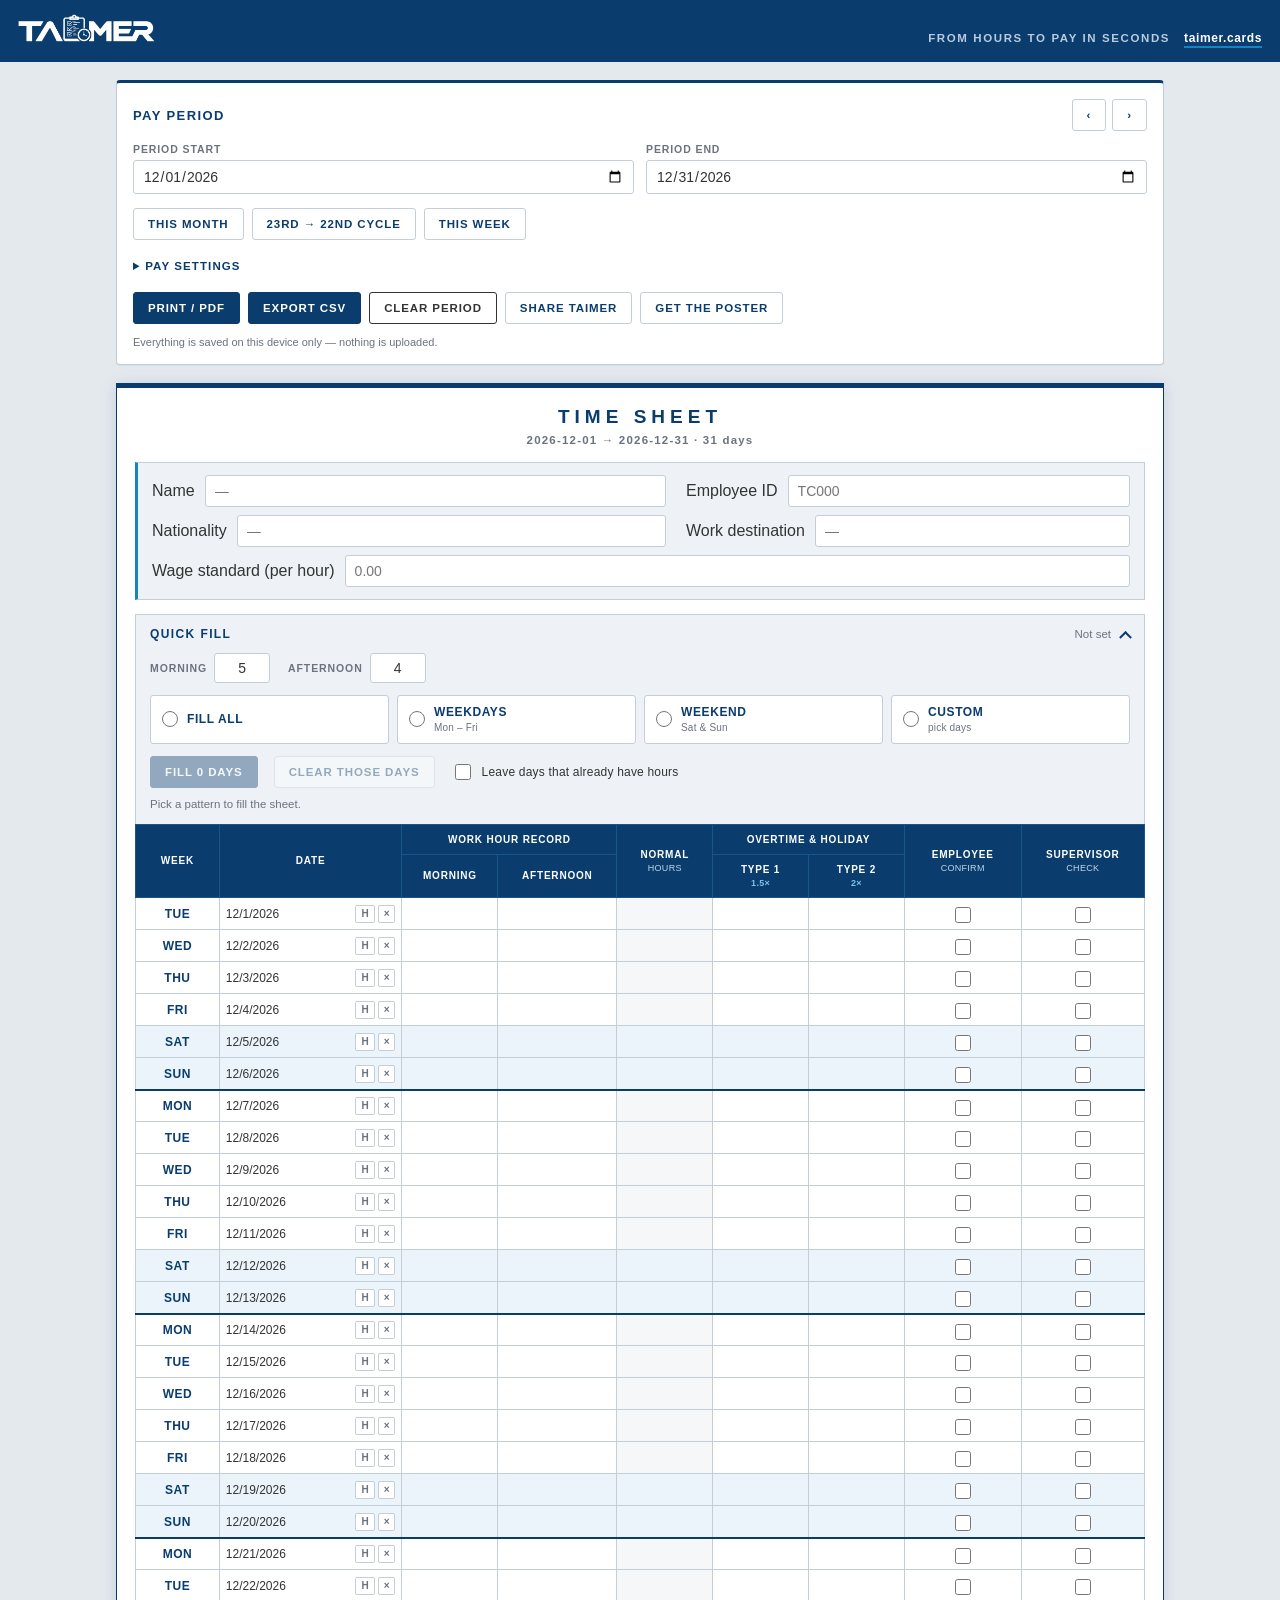
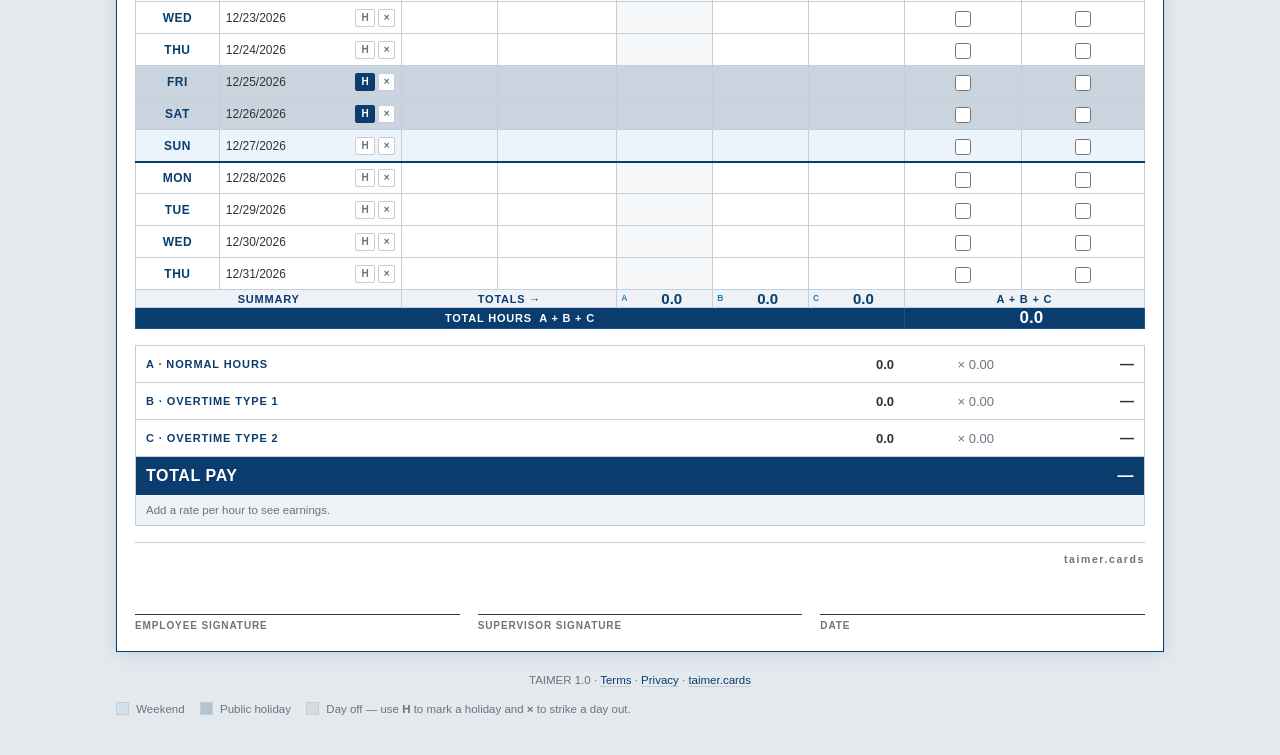
<file: index.html>
<!doctype html>
<html lang="en">
<head>
<meta charset="utf-8" />
<meta name="viewport" content="width=device-width, initial-scale=1" />
<title>TAIMER — Time Card &amp; Pay</title>
<meta name="description" content="TAIMER — from hours to pay in seconds. A paper-style employee time sheet that counts normal hours, overtime, weekends, leave and pay, and works offline." />
<link rel="canonical" href="https://taimer.cards/" />
<meta property="og:type" content="website" />
<meta property="og:site_name" content="TAIMER" />
<meta property="og:title" content="TAIMER — Time Card &amp; Pay" />
<meta property="og:description" content="From hours to pay in seconds. Fill a month in one tick and the sheet counts the overtime, the weekends and what you are owed. Works offline." />
<meta property="og:url" content="https://taimer.cards/" />
<meta property="og:image" content="https://taimer.cards/social-card.png" />
<meta property="og:image:width" content="1200" />
<meta property="og:image:height" content="630" />
<meta property="og:image:alt" content="TAIMER — from hours to pay in seconds" />
<meta name="twitter:card" content="summary_large_image" />
<meta name="twitter:title" content="TAIMER — Time Card &amp; Pay" />
<meta name="twitter:description" content="From hours to pay in seconds. Fill a month in one tick and the sheet counts the overtime, the weekends and what you are owed. Works offline." />
<meta name="twitter:image" content="https://taimer.cards/social-card.png" />
<link rel="icon" href="data:image/svg+xml,%3Csvg xmlns='http://www.w3.org/2000/svg' viewBox='0 0 32 32'%3E%3Crect width='32' height='32' rx='4' fill='%230A3C6E'/%3E%3Ctext x='16' y='23' font-family='Arial,Helvetica,sans-serif' font-size='18' font-weight='bold' fill='%231783C1' text-anchor='middle'%3ET%3C/text%3E%3C/svg%3E" />
<meta name="theme-color" content="#0a3c6e" />
<meta name="apple-mobile-web-app-capable" content="yes" />
<meta name="apple-mobile-web-app-status-bar-style" content="black-translucent" />
<meta name="apple-mobile-web-app-title" content="TAIMER" />
<link rel="manifest" href="manifest.webmanifest" />
<link rel="apple-touch-icon" href="icon-192.png" />
<link rel="stylesheet" href="styles.css" />
</head>
<body>

<header class="brand">
  <img class="brand-logo" src="logo.png" alt="TAIMER" width="1075" height="220" />
  <div class="brand-side">
    <span class="brand-tag">From hours to pay in seconds</span>
    <a class="brand-domain" href="https://taimer.cards/">taimer.cards</a>
    <button type="button" class="hamburger no-print" id="menuBtn"
            aria-label="Menu" aria-expanded="false" aria-controls="actionMenu">
      <span></span><span></span><span></span>
    </button>
  </div>
</header>

<main class="wrap">

  <!-- ─────────────── controls ─────────────── -->
  <section class="panel controls no-print">
    <div class="panel-head">
      <h2>Pay period</h2>
      <div class="period-jump">
        <button type="button" class="btn ghost" id="prevPeriod" title="Previous period">‹</button>
        <button type="button" class="btn ghost" id="nextPeriod" title="Next period">›</button>
      </div>
    </div>

    <div class="grid period">
      <label class="field">
        <span>Period start</span>
        <input type="date" id="periodStart" />
      </label>
      <label class="field">
        <span>Period end</span>
        <input type="date" id="periodEnd" />
      </label>
    </div>

    <div class="quick">
      <button type="button" class="btn ghost" data-preset="month">This month</button>
      <button type="button" class="btn ghost" data-preset="cycle">23rd → 22nd cycle</button>
      <button type="button" class="btn ghost" data-preset="week">This week</button>
    </div>

    <details class="settings">
      <summary>Pay settings</summary>
      <div class="grid">
        <label class="field">
          <span>Currency</span>
          <input type="text" id="currency" maxlength="6" placeholder="BWP" />
        </label>
        <label class="field">
          <span>Rate per hour</span>
          <input type="text" inputmode="decimal" id="rate" placeholder="0.00" />
        </label>
        <label class="field">
          <span>Standard day (hours)</span>
          <input type="text" inputmode="decimal" id="standardDay" placeholder="9" />
        </label>
        <label class="field">
          <span>Type 1 multiplier</span>
          <input type="text" inputmode="decimal" id="ot1Mult" placeholder="1.5" />
        </label>
        <label class="field">
          <span>Type 2 multiplier</span>
          <input type="text" inputmode="decimal" id="ot2Mult" placeholder="2" />
        </label>
      </div>
      <label class="check">
        <input type="checkbox" id="weekendIsOt2" />
        <span>Saturday, Sunday &amp; public-holiday hours count as Type 2</span>
      </label>
      <label class="check">
        <input type="checkbox" id="autoHolidays" />
        <span>Mark Botswana public holidays automatically</span>
      </label>

      <div class="opt-group">
        <h3>Paid every period</h3>

        <label class="check opt"><input type="checkbox" id="taxOn" /><span>Tax deduction</span></label>
        <div class="opt-fields" id="taxFields" hidden>
          <span class="qf-label">Tax method</span>
          <div class="method">
            <label class="tick"><input type="radio" name="taxMethod" value="flat" /><span>Flat rate<small>a rate you type</small></span></label>
            <label class="tick"><input type="radio" name="taxMethod" value="paye" /><span>PAYE bands<small>progressive</small></span></label>
          </div>

          <div id="flatFields">
            <div class="grid">
              <label class="field">
                <span>Tax rate %</span>
                <input type="text" inputmode="decimal" id="taxRate" placeholder="0" />
              </label>
              <label class="field">
                <span>Tax-free per period</span>
                <input type="text" inputmode="decimal" id="taxFree" placeholder="0.00" />
              </label>
            </div>
            <p class="opt-note">Earnings above the tax-free amount are taxed at this rate.</p>
          </div>

          <div id="payeFields" hidden>
            <label class="field">
              <span>Tax each pay period as</span>
              <select id="payeBasis">
                <option value="monthly">A month — a twelfth of the yearly bands</option>
                <option value="annual">A year — the full yearly bands</option>
              </select>
            </label>

            <table class="bands" id="payeTable">
              <thead>
                <tr>
                  <th id="bandScaleLbl">Income above · per month</th>
                  <th>Tax to that point</th>
                  <th>Rate above it</th>
                  <th></th>
                </tr>
              </thead>
              <tbody id="payeRows"></tbody>
            </table>

            <div class="band-actions">
              <button type="button" class="btn ghost" id="addBand">Add band</button>
              <button type="button" class="btn ghost" id="resetBands">Reset table</button>
            </div>

            <p class="opt-note warn" id="payeWarn">
              <b>Check these against BURS before you rely on them.</b> They are the rates
              published for resident individuals before Botswana's tax statutes changed on
              1 July 2026, and reports of the new table disagree with each other. Every figure
              here is editable — correct a threshold or a rate and the sheet follows.
            </p>
          </div>
        </div>
      </div>

        <label class="check opt"><input type="checkbox" id="allowOn" /><span>Allowance</span></label>
        <div class="opt-fields" id="allowFields" hidden>
          <div class="grid">
            <label class="field">
              <span>Amount per period</span>
              <input type="text" inputmode="decimal" id="allowFixed" placeholder="0.00" />
            </label>
            <label class="field">
              <span>Amount per day worked</span>
              <input type="text" inputmode="decimal" id="allowPerDay" placeholder="0.00" />
            </label>
          </div>
          <label class="check">
            <input type="checkbox" id="allowTaxed" />
            <span>Counts as taxable pay</span>
          </label>
          <p class="opt-note">Housing, transport, a site allowance — whatever is paid on top of the
          hours. Fill one field or both: a flat amount for the period, an amount for each day
          worked, or the two together.</p>
        </div>
      </div>

      <div class="opt-group">
        <h3>Paid yearly or on leaving</h3>

        <div class="win-block">
          <span class="qf-label">Service period — used by all three below</span>
          <label class="field win-field">
            <span>Dates of service — not the pay period above</span>
            <select id="benefitWindow">
              <option value="custom">Dates of service (set below)</option>
              <option value="period">Same as this pay period</option>
              <option value="ytd">Year to date</option>
              <option value="12m">Last 12 months</option>
              <option value="all">First to last day on record</option>
            </select>
          </label>
          <div class="grid" id="benefitCustom" hidden>
            <label class="field">
              <span>Started work</span>
              <input type="date" id="benefitFrom" />
            </label>
            <label class="field">
              <span>Last day</span>
              <input type="date" id="benefitTo" />
            </label>
          </div>
          <p class="opt-note">Leave and severance count every month between these dates — they do not
          depend on which hours were captured on the time sheet. Only the grant's percentage uses what
          this sheet recorded.</p>
        </div>

        <label class="check opt"><input type="checkbox" id="leaveOn" /><span>Leave days</span></label>
        <div class="opt-fields" id="leaveFields" hidden>
          <div class="grid">
            <label class="field">
              <span>Days earned per month</span>
              <input type="text" inputmode="decimal" id="leaveDays" placeholder="1.25" />
            </label>
          </div>
          <p class="opt-note">Botswana's minimum is 15 working days a year — 1.25 a month,
          counted over the service period above.</p>
        </div>

        <label class="check opt"><input type="checkbox" id="sevOn" /><span>Severance pay</span></label>
        <div class="opt-fields" id="sevFields" hidden>
          <div class="grid">
            <label class="field">
              <span>Days per month · first 5 years</span>
              <input type="text" inputmode="decimal" id="sevDays1" placeholder="1" />
            </label>
            <label class="field">
              <span>Days per month · after 5 years</span>
              <input type="text" inputmode="decimal" id="sevDays2" placeholder="2" />
            </label>
          </div>
          <p class="opt-note">Botswana's severance benefit is one day's basic pay for each month of
          the first 60, and two days a month after that — counted over the service period above.</p>
        </div>

        <label class="check opt"><input type="checkbox" id="grantOn" /><span>Grant / gratuity</span></label>
        <div class="opt-fields" id="grantFields" hidden>
          <div class="grid">
            <label class="field">
              <span>% of earnings</span>
              <input type="text" inputmode="decimal" id="grantPct" placeholder="0" />
            </label>
            <label class="field">
              <span>Fixed amount per month</span>
              <input type="text" inputmode="decimal" id="grantFixed" placeholder="0.00" />
            </label>
          </div>
        </div>


      </div>
      <div class="opt-group">
        <h3>Your copy</h3>
        <p class="plan-line">
          Plan <b id="planName">Free</b> · copy <b id="installId">—</b> ·
          <span id="usageLine">—</span>
        </p>
        <div class="grid">
          <label class="field">
            <span>Licence key</span>
            <input type="text" id="licenceKey" placeholder="Not needed yet" autocomplete="off" />
          </label>
        </div>
        <div class="band-actions">
          <button type="button" class="btn ghost" id="licenceApply">Apply key</button>
        </div>
        <p class="opt-note" id="licenceNote">Every feature is free at the moment. This is here so a key
        can be entered later without moving your sheet anywhere.</p>
      </div>
    </details>

    <div class="actions" id="actionMenu">
      <button type="button" class="btn" id="printBtn">Print / PDF</button>
      <button type="button" class="btn" id="csvBtn">Export CSV</button>
      <button type="button" class="btn danger" id="clearBtn">Clear period</button>
      <button type="button" class="btn ghost" id="shareBtn">Share TAIMER</button>
      <a class="btn ghost" id="posterBtn" href="share-card.png" download="taimer-poster.png"
         title="A poster with the QR code, to print or pass on">Get the poster</a>
    </div>
    <p class="hint">Everything is saved on this device only — nothing is uploaded. <span id="offlineNote"></span></p>
  </section>

  <!-- ─────────────── the sheet ─────────────── -->
  <section class="sheet-outer">
    <div class="sheet" id="sheet">

      <div class="sheet-title">
        <h1>TIME SHEET</h1>
        <div class="sheet-sub" id="sheetSub">—</div>
      </div>

      <div class="id-block">
        <div class="id-row">
          <label class="id-field"><span>Name</span><input type="text" id="empName" placeholder="—" /></label>
          <label class="id-field short"><span>Employee ID</span><input type="text" id="empId" placeholder="TC000" /></label>
        </div>
        <div class="id-row">
          <label class="id-field"><span>Nationality</span><input type="text" id="empNationality" placeholder="—" /></label>
          <label class="id-field short"><span>Work destination</span><input type="text" id="workDest" placeholder="—" /></label>
        </div>
        <div class="id-row">
          <label class="id-field"><span>Wage standard (per hour)</span><input type="text" inputmode="decimal" id="rateMirror" placeholder="0.00" /></label>
        </div>
      </div>

      <details class="quickfill no-print" id="quickFill">
        <summary class="qf-summary">
          <span class="qf-title">Quick fill</span>
          <span class="qf-state" id="qfState">Not set</span>
          <span class="qf-chevron" aria-hidden="true"></span>
        </summary>

        <div class="qf-body">
          <div class="qf-head">
            <label class="qf-hrs"><span>Morning</span><input type="text" inputmode="decimal" id="fillAm" /></label>
            <label class="qf-hrs"><span>Afternoon</span><input type="text" inputmode="decimal" id="fillPm" /></label>
          </div>

          <div class="qf-modes">
            <label class="tick"><input type="radio" name="fillMode" value="all" /><span>Fill all</span></label>
            <label class="tick"><input type="radio" name="fillMode" value="weekdays" /><span>Weekdays<small>Mon – Fri</small></span></label>
            <label class="tick"><input type="radio" name="fillMode" value="weekend" /><span>Weekend<small>Sat &amp; Sun</small></span></label>
            <label class="tick"><input type="radio" name="fillMode" value="custom" /><span>Custom<small>pick days</small></span></label>
          </div>

          <div class="qf-custom" id="qfCustom" hidden>
            <span class="qf-label">Days to fill</span>
            <div class="qf-days" id="qfDays"></div>
          </div>

          <div class="qf-actions">
            <button type="button" class="btn" id="fillBtn">Fill <span id="fillCount">0</span> days</button>
            <button type="button" class="btn ghost" id="fillClearBtn">Clear those days</button>
            <label class="check"><input type="checkbox" id="fillKeep" /><span>Leave days that already have hours</span></label>
          </div>

          <p class="qf-note" id="qfNote">Pick a pattern to fill the sheet.</p>
        </div>
      </details>

      <div class="table-scroll">
        <table class="card" id="cardTable">
          <colgroup>
            <col class="c-week" /><col class="c-date" />
            <col class="c-hr" /><col class="c-hr" />
            <col class="c-hr" />
            <col class="c-hr" /><col class="c-hr" />
            <col class="c-sig" /><col class="c-sig" />
          </colgroup>
          <thead>
            <tr>
              <th rowspan="2">Week</th>
              <th rowspan="2">Date</th>
              <th colspan="2">Work hour record</th>
              <th rowspan="2">Normal<br /><small>hours</small></th>
              <th colspan="2">Overtime &amp; holiday</th>
              <th rowspan="2">Employee<br /><small>confirm</small></th>
              <th rowspan="2">Supervisor<br /><small>check</small></th>
            </tr>
            <tr>
              <th>Morning</th>
              <th>Afternoon</th>
              <th>Type 1<br /><small class="mult" id="hdrOt1">1.5×</small></th>
              <th>Type 2<br /><small class="mult" id="hdrOt2">2×</small></th>
            </tr>
          </thead>
          <tbody id="cardBody"></tbody>
          <tfoot>
            <tr class="summary">
              <th colspan="2">Summary</th>
              <td colspan="2" class="lbl">Totals &rarr;</td>
              <td class="num" id="totA">0.0<small>A</small></td>
              <td class="num" id="totB">0.0<small>B</small></td>
              <td class="num" id="totC">0.0<small>C</small></td>
              <td colspan="2" class="lbl">A + B + C</td>
            </tr>
            <tr class="grand">
              <th colspan="7">Total hours &nbsp;A + B + C</th>
              <td class="num" colspan="2" id="totAll">0.0</td>
            </tr>
          </tfoot>
        </table>
      </div>

      <p class="scroll-hint no-print">Swipe the sheet sideways for overtime &amp; signatures &rarr;</p>

      <div class="pay-block">
        <table class="pay">
          <tbody>
            <tr>
              <th>A · Normal hours</th>
              <td class="num" id="payAHrs">0.0</td>
              <td class="rate" id="payARate">× 0.00</td>
              <td class="num money" id="payA">—</td>
            </tr>
            <tr>
              <th>B · Overtime type 1</th>
              <td class="num" id="payBHrs">0.0</td>
              <td class="rate" id="payBRate">× 0.00</td>
              <td class="num money" id="payB">—</td>
            </tr>
            <tr>
              <th>C · Overtime type 2</th>
              <td class="num" id="payCHrs">0.0</td>
              <td class="rate" id="payCRate">× 0.00</td>
              <td class="num money" id="payC">—</td>
            </tr>
            <tr id="allowRow" hidden>
              <th>Allowance</th>
              <td class="num" id="allowQty">—</td>
              <td class="rate" id="allowRate">—</td>
              <td class="num money" id="allowPay">—</td>
            </tr>
            <tr class="total">
              <th colspan="3">Total pay</th>
              <td class="num money" id="payTotal">—</td>
            </tr>
            <tr class="deduct" id="taxRow" hidden>
              <th colspan="2">Less tax</th>
              <td class="rate" id="taxRateLbl">—</td>
              <td class="num money" id="payTax">—</td>
            </tr>
            <tr class="total net" id="netRow" hidden>
              <th colspan="3">Net pay</th>
              <td class="num money" id="payNet">—</td>
            </tr>
          </tbody>
        </table>
        <p class="pay-note" id="payNote">Add a rate per hour to see earnings.</p>
      </div>

      <div class="pay-block benefits" id="benefitBlock" hidden>
        <table class="pay">
          <thead>
            <tr>
              <th colspan="4" class="benefit-head">
                Paid yearly or on leaving
                <small id="benefitWindowLbl">—</small>
              </th>
            </tr>
          </thead>
          <tbody>
            <tr id="leaveRow" hidden>
              <th>Leave pay</th>
              <td class="num" id="leaveQty">0.0</td>
              <td class="rate" id="leaveRate">—</td>
              <td class="num money" id="leavePay">—</td>
            </tr>
            <tr id="sevRow" hidden>
              <th>Severance pay</th>
              <td class="num" id="sevQty">0.0</td>
              <td class="rate" id="sevRate">—</td>
              <td class="num money" id="sevPay">—</td>
            </tr>
            <tr id="grantRow" hidden>
              <th>Grant / gratuity</th>
              <td class="num" id="grantQty">—</td>
              <td class="rate" id="grantRate">—</td>
              <td class="num money" id="grantPay">—</td>
            </tr>
            <tr class="total">
              <th colspan="3">Total due on leaving</th>
              <td class="num money" id="benefitTotal">—</td>
            </tr>
          </tbody>
        </table>
        <p class="pay-note" id="benefitNote">—</p>
      </div>

      <div class="sheet-foot">taimer.cards</div>

      <div class="sign-block">
        <div class="sign"><span class="line"></span><small>Employee signature</small></div>
        <div class="sign"><span class="line"></span><small>Supervisor signature</small></div>
        <div class="sign"><span class="line"></span><small>Date</small></div>
      </div>

    </div>
  </section>

  <p class="site-foot no-print">
    TAIMER <span id="appVersion">1.0</span> ·
    <a href="terms.html">Terms</a> ·
    <a href="privacy.html">Privacy</a> ·
    <a href="https://taimer.cards/">taimer.cards</a>
  </p>

  <p class="legend no-print">
    <span class="key rest"></span> Weekend
    <span class="key hol"></span> Public holiday
    <span class="key off"></span> Day off
    — use <b>H</b> to mark a holiday and <b>×</b> to strike a day out.
  </p>

</main>

<script src="app.js"></script>
</body>
</html>
</file>
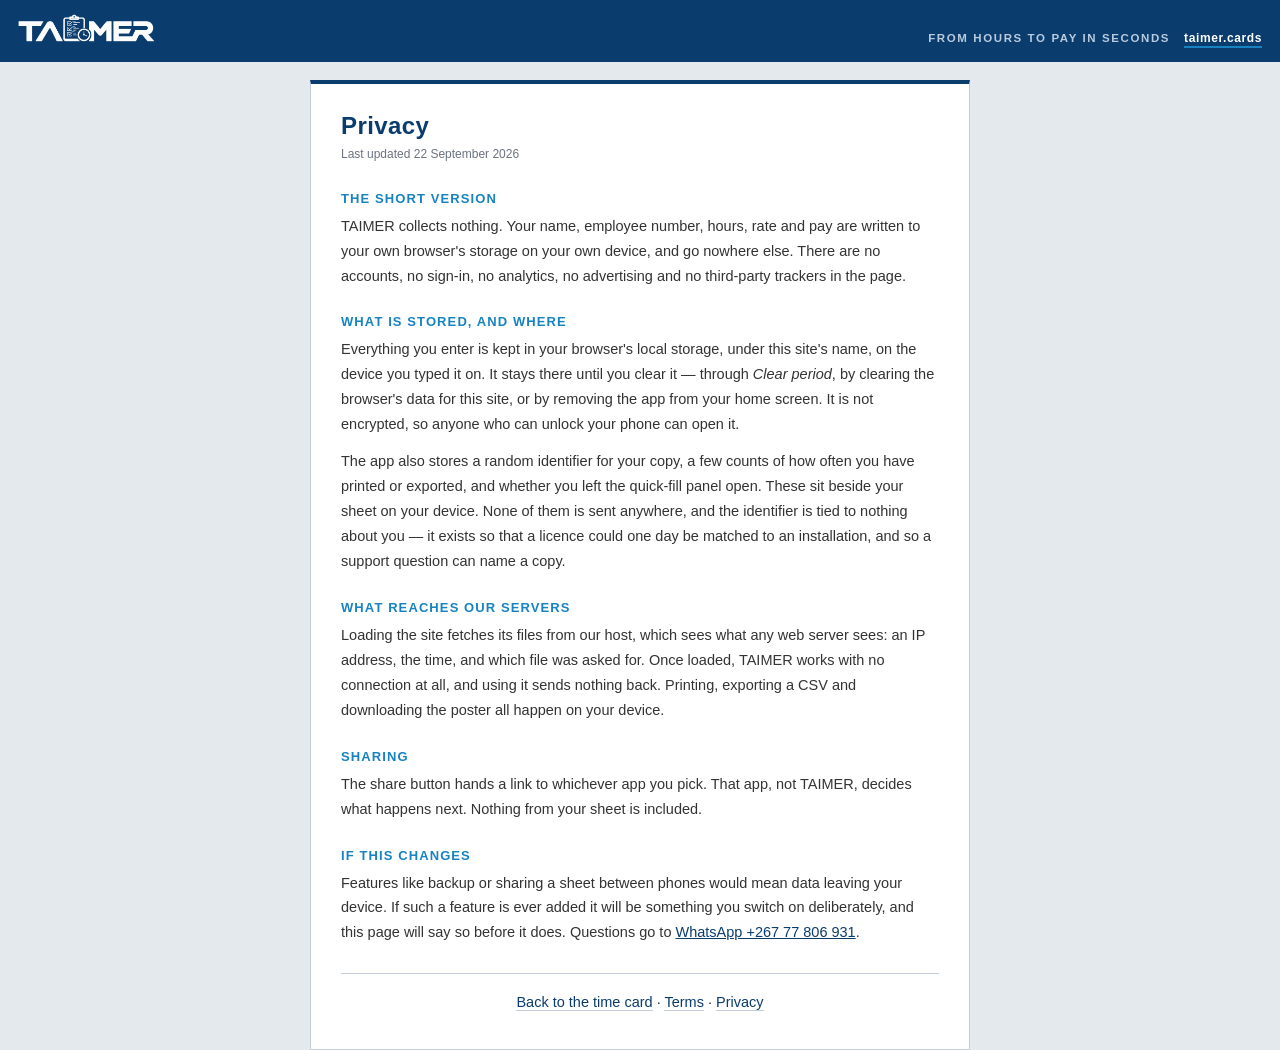
<file: privacy.html>
<!doctype html>
<html lang="en">
<head>
<meta charset="utf-8" />
<meta name="viewport" content="width=device-width, initial-scale=1" />
<title>Privacy — TAIMER</title>
<meta name="description" content="What TAIMER does with your information: it keeps it on your device." />
<meta name="theme-color" content="#0a3c6e" />
<link rel="icon" href="icon-192.png" />
<link rel="stylesheet" href="styles.css" />
</head>
<body>

<header class="brand">
  <img class="brand-logo" src="logo.png" alt="TAIMER" width="1075" height="220" />
  <div class="brand-side">
    <span class="brand-tag">From hours to pay in seconds</span>
    <a class="brand-domain" href="https://taimer.cards/">taimer.cards</a>
  </div>
</header>

<main class="wrap prose">
  <h1>Privacy</h1>
  <p class="updated">Last updated 22 September 2026</p>

  <h2>The short version</h2>
  <p>TAIMER collects nothing. Your name, employee number, hours, rate and pay are written to
  your own browser's storage on your own device, and go nowhere else. There are no accounts, no
  sign-in, no analytics, no advertising and no third-party trackers in the page.</p>

  <h2>What is stored, and where</h2>
  <p>Everything you enter is kept in your browser's local storage, under this site's name, on
  the device you typed it on. It stays there until you clear it — through <em>Clear period</em>,
  by clearing the browser's data for this site, or by removing the app from your home screen.
  It is not encrypted, so anyone who can unlock your phone can open it.</p>

  <p>The app also stores a random identifier for your copy, a few counts of how often you have
  printed or exported, and whether you left the quick-fill panel open. These sit beside your
  sheet on your device. None of them is sent anywhere, and the identifier is tied to nothing
  about you — it exists so that a licence could one day be matched to an installation, and so a
  support question can name a copy.</p>

  <h2>What reaches our servers</h2>
  <p>Loading the site fetches its files from our host, which sees what any web server sees: an
  IP address, the time, and which file was asked for. Once loaded, TAIMER works with no
  connection at all, and using it sends nothing back. Printing, exporting a CSV and downloading
  the poster all happen on your device.</p>

  <h2>Sharing</h2>
  <p>The share button hands a link to whichever app you pick. That app, not TAIMER, decides what
  happens next. Nothing from your sheet is included.</p>

  <h2>If this changes</h2>
  <p>Features like backup or sharing a sheet between phones would mean data leaving your device.
  If such a feature is ever added it will be something you switch on deliberately, and this page
  will say so before it does. Questions go to
  <a href="https://wa.me/26777806931">WhatsApp +267 77 806 931</a>.</p>

  <p class="site-foot">
    <a href="/">Back to the time card</a> ·
    <a href="terms.html">Terms</a> ·
    <a href="privacy.html">Privacy</a>
  </p>
</main>

</body>
</html>
</file>
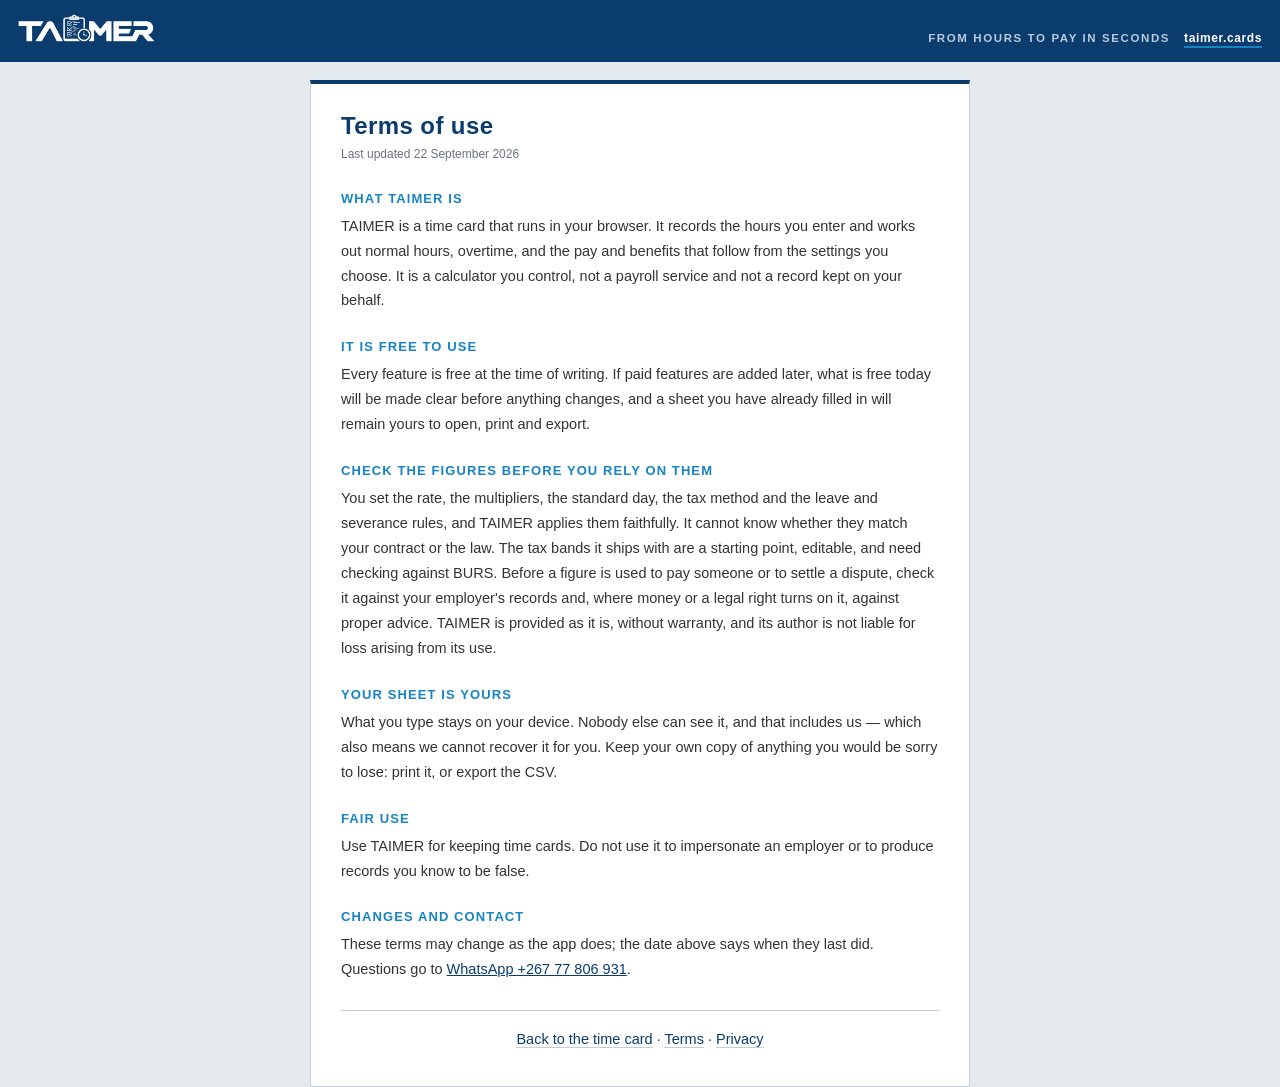
<file: terms.html>
<!doctype html>
<html lang="en">
<head>
<meta charset="utf-8" />
<meta name="viewport" content="width=device-width, initial-scale=1" />
<title>Terms — TAIMER</title>
<meta name="description" content="The terms of use for TAIMER." />
<meta name="theme-color" content="#0a3c6e" />
<link rel="icon" href="icon-192.png" />
<link rel="stylesheet" href="styles.css" />
</head>
<body>

<header class="brand">
  <img class="brand-logo" src="logo.png" alt="TAIMER" width="1075" height="220" />
  <div class="brand-side">
    <span class="brand-tag">From hours to pay in seconds</span>
    <a class="brand-domain" href="https://taimer.cards/">taimer.cards</a>
  </div>
</header>

<main class="wrap prose">
  <h1>Terms of use</h1>
  <p class="updated">Last updated 22 September 2026</p>

  <h2>What TAIMER is</h2>
  <p>TAIMER is a time card that runs in your browser. It records the hours you enter and works
  out normal hours, overtime, and the pay and benefits that follow from the settings you choose.
  It is a calculator you control, not a payroll service and not a record kept on your behalf.</p>

  <h2>It is free to use</h2>
  <p>Every feature is free at the time of writing. If paid features are added later, what is
  free today will be made clear before anything changes, and a sheet you have already filled in
  will remain yours to open, print and export.</p>

  <h2>Check the figures before you rely on them</h2>
  <p>You set the rate, the multipliers, the standard day, the tax method and the leave and
  severance rules, and TAIMER applies them faithfully. It cannot know whether they match your
  contract or the law. The tax bands it ships with are a starting point, editable, and need
  checking against BURS. Before a figure is used to pay someone or to settle a dispute, check it
  against your employer's records and, where money or a legal right turns on it, against proper
  advice. TAIMER is provided as it is, without warranty, and its author is not liable for loss
  arising from its use.</p>

  <h2>Your sheet is yours</h2>
  <p>What you type stays on your device. Nobody else can see it, and that includes us — which
  also means we cannot recover it for you. Keep your own copy of anything you would be sorry to
  lose: print it, or export the CSV.</p>

  <h2>Fair use</h2>
  <p>Use TAIMER for keeping time cards. Do not use it to impersonate an employer or to produce
  records you know to be false.</p>

  <h2>Changes and contact</h2>
  <p>These terms may change as the app does; the date above says when they last did. Questions go to <a href="https://wa.me/26777806931">WhatsApp +267 77 806 931</a>.</p>

  <p class="site-foot">
    <a href="/">Back to the time card</a> ·
    <a href="terms.html">Terms</a> ·
    <a href="privacy.html">Privacy</a>
  </p>
</main>

</body>
</html>
</file>
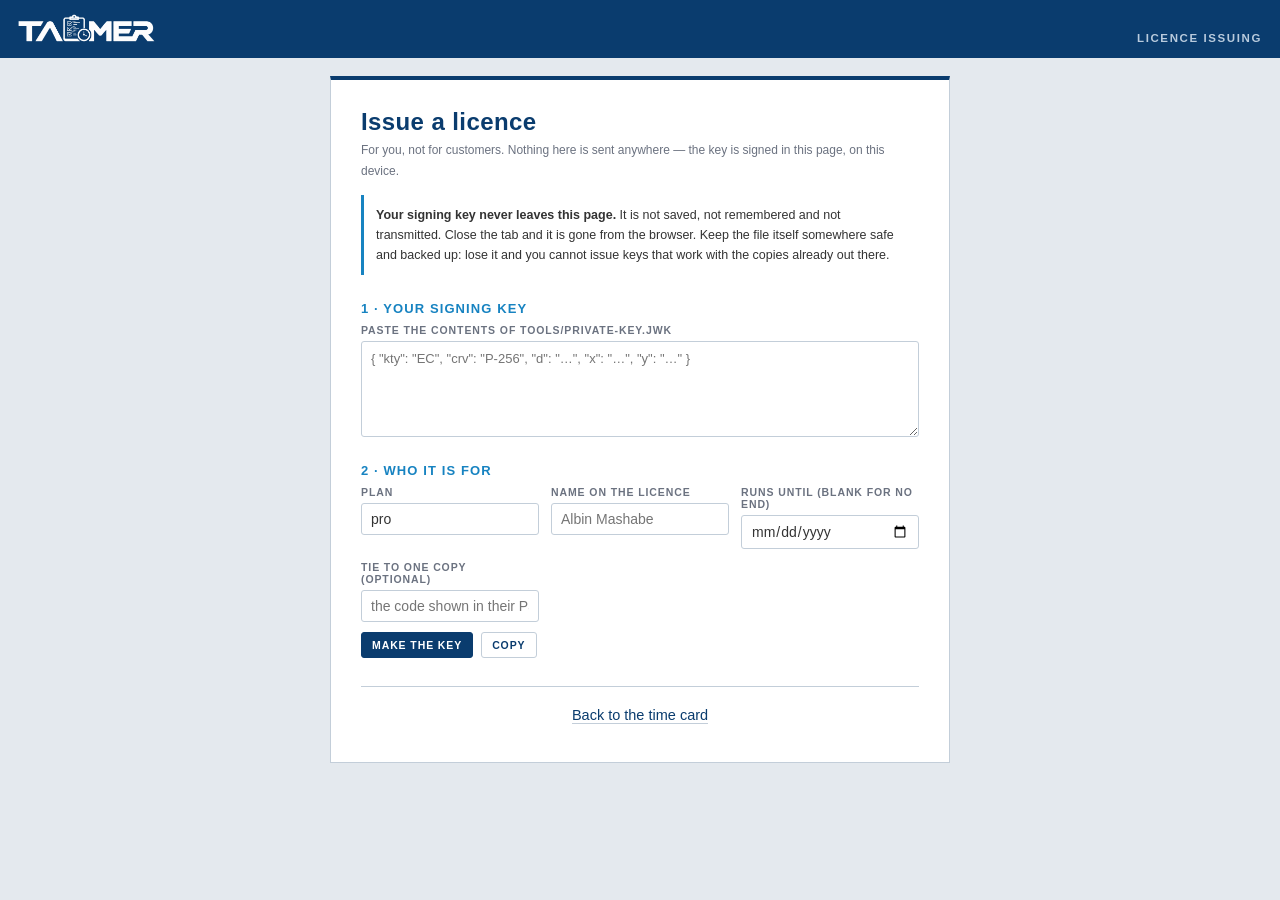
<file: tools/issue.html>
<!doctype html>
<html lang="en">
<head>
<meta charset="utf-8" />
<meta name="viewport" content="width=device-width, initial-scale=1" />
<title>Issue a licence — TAIMER</title>
<meta name="robots" content="noindex" />
<meta name="theme-color" content="#0a3c6e" />
<link rel="stylesheet" href="../styles.css" />
<style>
  .issuer { max-width: 620px; }
  .issuer textarea {
    width: 100%; min-height: 96px; font-family: var(--sans); font-size: 13px;
    border: 1px solid var(--rule); border-radius: 3px; padding: 9px; resize: vertical;
  }
  .out {
    margin-top: 14px; padding: 12px; background: var(--navy); color: #fff;
    border-radius: 3px; font-size: 13px; word-break: break-all; line-height: 1.6; display: none;
  }
  .out.show { display: block; }
  .warn-box { border-left: 3px solid var(--accent); background: #fff; padding: 10px 12px; margin: 14px 0; font-size: 12.5px; line-height: 1.6; }
</style>
</head>
<body>

<header class="brand">
  <img class="brand-logo" src="../logo.png" alt="TAIMER" width="1075" height="220" />
  <div class="brand-side"><span class="brand-tag">Licence issuing</span></div>
</header>

<main class="wrap prose issuer">
  <h1>Issue a licence</h1>
  <p class="updated">For you, not for customers. Nothing here is sent anywhere — the key is signed in this
  page, on this device.</p>

  <div class="warn-box">
    <b>Your signing key never leaves this page.</b> It is not saved, not remembered and not transmitted.
    Close the tab and it is gone from the browser. Keep the file itself somewhere safe and backed up:
    lose it and you cannot issue keys that work with the copies already out there.
  </div>

  <h2>1 · Your signing key</h2>
  <label class="field">
    <span>Paste the contents of tools/private-key.jwk</span>
    <textarea id="priv" placeholder='{ "kty": "EC", "crv": "P-256", "d": "…", "x": "…", "y": "…" }'></textarea>
  </label>

  <h2>2 · Who it is for</h2>
  <div class="grid">
    <label class="field"><span>Plan</span>
      <input type="text" id="plan" value="pro" />
    </label>
    <label class="field"><span>Name on the licence</span>
      <input type="text" id="name" placeholder="Albin Mashabe" />
    </label>
    <label class="field"><span>Runs until (blank for no end)</span>
      <input type="date" id="expires" />
    </label>
    <label class="field"><span>Tie to one copy (optional)</span>
      <input type="text" id="copy" placeholder="the code shown in their Pay settings" />
    </label>
  </div>

  <div class="band-actions">
    <button type="button" class="btn" id="make">Make the key</button>
    <button type="button" class="btn ghost" id="copyBtn">Copy</button>
  </div>

  <div class="out" id="out"></div>

  <p class="site-foot"><a href="../index.html">Back to the time card</a></p>
</main>

<script>
(function () {
  var ALGO = { name: 'ECDSA', namedCurve: 'P-256' };
  var SIGN = { name: 'ECDSA', hash: 'SHA-256' };
  var out = document.getElementById('out');

  function b64url(buf) {
    var bin = '';
    new Uint8Array(buf).forEach(function (b) { bin += String.fromCharCode(b); });
    return btoa(bin).replace(/\+/g, '-').replace(/\//g, '_').replace(/=+$/, '');
  }

  function say(text, ok) {
    out.textContent = text;
    out.style.background = ok ? '#0a3c6e' : '#333333';
    out.className = 'out show';
  }

  document.getElementById('make').addEventListener('click', function () {
    var jwk;
    try {
      jwk = JSON.parse(document.getElementById('priv').value);
    } catch (err) {
      return say('That is not the key file — paste everything from the opening brace to the closing one.', false);
    }
    if (!jwk.d) return say('That looks like the public half. The signing key has a "d" in it.', false);

    var claim = {
      p: (document.getElementById('plan').value || 'pro').trim(),
      n: document.getElementById('name').value.trim(),
      e: document.getElementById('expires').value,
      c: document.getElementById('copy').value.trim(),
      k: Math.random().toString(36).slice(2, 8) + Date.now().toString(36).slice(-4)
    };
    var body = new TextEncoder().encode(JSON.stringify(claim));

    crypto.subtle.importKey('jwk', jwk, ALGO, false, ['sign'])
      .then(function (key) { return crypto.subtle.sign(SIGN, key, body); })
      .then(function (sig) { say('TAIMER1.' + b64url(body) + '.' + b64url(sig), true); })
      .catch(function () { say('That key could not be used for signing. Check you pasted the whole file.', false); });
  });

  document.getElementById('copyBtn').addEventListener('click', function () {
    if (!out.textContent || !out.classList.contains('show')) return;
    navigator.clipboard.writeText(out.textContent).then(function () {
      var b = document.getElementById('copyBtn'), was = b.textContent;
      b.textContent = 'Copied'; setTimeout(function () { b.textContent = was; }, 1800);
    });
  });
})();
</script>
</body>
</html>
</file>
<file: styles.css>
/* ── TAIMER ─ time card & pay ─────────────────────────────────────────── */

:root {
  /* Financial Stability palette */
  --navy: #0a3c6e;
  --blue: #1783c1;
  --charcoal: #333333;
  --white: #ffffff;

  --ink: var(--charcoal);
  --ink-soft: #6b7280;
  --paper: var(--white);
  --paper-edge: #eef2f6;
  --desk: #e4e9ee;
  --rule: #c3ced9;
  --rule-strong: var(--navy);
  --accent: var(--blue);

  --rest: rgba(23, 131, 193, .09);
  --hol: rgba(10, 60, 110, .22);
  --off: rgba(51, 51, 51, .07);

  --sans: Arial, "Helvetica Neue", Helvetica, "Segoe UI", sans-serif;
}

* { box-sizing: border-box; }

html, body {
  margin: 0;
  padding: 0;
  background: var(--desk);
  color: var(--ink);
  font-family: var(--sans);
  -webkit-text-size-adjust: 100%;
}

input, button, select { font-family: var(--sans); }

/* ── brand bar ───────────────────────────────────────────────────────── */

.brand {
  display: flex;
  align-items: baseline;
  justify-content: space-between;
  gap: 12px;
  padding: 14px 18px;
  background: var(--navy);
  color: var(--white);
}
.brand-logo {
  display: block;
  height: 28px;
  width: auto;
  flex: 0 0 auto;
}
.brand-side {
  display: flex;
  align-items: baseline;
  gap: 14px;
  min-width: 0;
}
.brand-tag {
  font-size: 11.5px;
  font-weight: 700;
  letter-spacing: 1.6px;
  text-transform: uppercase;
  color: #b9cbdd;
  white-space: nowrap;
}
.brand-domain {
  font-size: 12px;
  font-weight: 700;
  letter-spacing: .6px;
  color: var(--white);
  text-decoration: none;
  border-bottom: 2px solid var(--blue);
  padding-bottom: 1px;
  white-space: nowrap;
}
.brand-domain:hover { color: #7cc2ea; }

.wrap {
  max-width: 1080px;
  margin: 0 auto;
  padding: 18px 16px 40px;
}

.hamburger {
  display: none;               /* only a phone needs it */
  flex-direction: column;
  justify-content: center;
  gap: 4px;
  width: 38px;
  height: 32px;
  padding: 0 8px;
  background: transparent;
  border: 1px solid rgba(255, 255, 255, .35);
  border-radius: 3px;
  cursor: pointer;
  flex: 0 0 auto;
}
.hamburger span {
  display: block;
  height: 2px;
  background: var(--white);
  border-radius: 2px;
  transition: transform .18s ease, opacity .18s ease;
}
.hamburger[aria-expanded="true"] { border-color: var(--blue); background: rgba(23, 131, 193, .25); }
.hamburger[aria-expanded="true"] span:nth-child(1) { transform: translateY(6px) rotate(45deg); }
.hamburger[aria-expanded="true"] span:nth-child(2) { opacity: 0; }
.hamburger[aria-expanded="true"] span:nth-child(3) { transform: translateY(-6px) rotate(-45deg); }

/* ── control panel ───────────────────────────────────────────────────── */

.panel {
  background: var(--white);
  border: 1px solid var(--rule);
  border-top: 3px solid var(--navy);
  border-radius: 4px;
  padding: 16px;
  margin-bottom: 18px;
  box-shadow: 0 1px 2px rgba(10, 60, 110, .06);
}
.panel-head {
  display: flex;
  align-items: center;
  justify-content: space-between;
  margin-bottom: 12px;
}
.panel h2 {
  margin: 0;
  font-size: 13px;
  font-weight: 700;
  letter-spacing: 1.4px;
  text-transform: uppercase;
  color: var(--navy);
}
.period-jump { display: flex; gap: 6px; }

.grid {
  display: grid;
  grid-template-columns: repeat(auto-fit, minmax(150px, 1fr));
  gap: 12px;
}
.field { display: flex; flex-direction: column; gap: 5px; }
.field > span,
.check > span {
  font-size: 10.5px;
  font-weight: 700;
  letter-spacing: .9px;
  text-transform: uppercase;
  color: var(--ink-soft);
}
.field input,
.id-field input {
  font-size: 14px;
  color: var(--ink);
  background: var(--white);
  border: 1px solid var(--rule);
  padding: 7px 9px;
  width: 100%;
  min-width: 0;
  border-radius: 3px;
}
.field input:focus,
.id-field input:focus {
  outline: none;
  border-color: var(--blue);
  box-shadow: 0 0 0 2px rgba(23, 131, 193, .18);
}

.check {
  display: flex;
  align-items: center;
  gap: 8px;
  margin-top: 12px;
}
.check span { text-transform: none; letter-spacing: .2px; font-size: 12px; font-weight: 400; color: var(--ink); }
.check input { width: 16px; height: 16px; accent-color: var(--blue); }

.settings { margin-top: 14px; }
.settings summary {
  font-size: 11.5px;
  font-weight: 700;
  letter-spacing: 1.1px;
  text-transform: uppercase;
  cursor: pointer;
  padding: 6px 0;
  color: var(--navy);
}

.quick, .actions {
  display: flex;
  flex-wrap: wrap;
  gap: 8px;
  margin-top: 14px;
}

.btn {
  font-size: 11.5px;
  font-weight: 700;
  letter-spacing: .9px;
  text-transform: uppercase;
  padding: 9px 14px;
  border: 1px solid var(--navy);
  background: var(--navy);
  color: var(--white);
  border-radius: 3px;
  cursor: pointer;
}
a.btn { display: inline-flex; align-items: center; text-decoration: none; }
.btn:hover { background: var(--blue); border-color: var(--blue); }
.btn.ghost { background: var(--white); color: var(--navy); border-color: var(--rule); }
.btn.ghost:hover { background: var(--paper-edge); border-color: var(--blue); color: var(--blue); }
.btn.danger { background: var(--white); color: var(--charcoal); border-color: var(--charcoal); }
.btn.danger:hover { background: var(--charcoal); color: var(--white); }

.hint {
  margin: 12px 0 0;
  font-size: 11px;
  color: var(--ink-soft);
}

/* option groups in pay settings */

.opt-group {
  margin-top: 16px;
  padding-top: 14px;
  border-top: 1px solid var(--rule);
}
.opt-group h3 {
  margin: 0 0 10px;
  font-size: 10.5px;
  font-weight: 700;
  letter-spacing: 1.2px;
  text-transform: uppercase;
  color: var(--blue);
}
.check.opt { margin-top: 8px; }
.check.opt span { font-weight: 700; color: var(--navy); }

.opt-fields {
  margin: 8px 0 4px 24px;
  padding: 10px 12px;
  border-left: 2px solid var(--blue);
  background: var(--paper-edge);
  border-radius: 0 3px 3px 0;
}
.opt-note {
  margin: 8px 0 0;
  font-size: 11px;
  line-height: 1.45;
  color: var(--ink-soft);
}

.win-block {
  border: 1px solid var(--rule);
  border-left: 3px solid var(--navy);
  background: var(--white);
  border-radius: 0 3px 3px 0;
  padding: 12px;
  margin-bottom: 16px;
}
.win-block .qf-label { color: var(--navy); margin-bottom: 8px; }
.win-block .opt-note { margin-top: 10px; }

.win-field { margin-top: 10px; }
.win-field select {
  font-size: 14px;
  color: var(--ink);
  background: var(--white);
  border: 1px solid var(--rule);
  border-radius: 3px;
  padding: 7px 9px;
  width: 100%;
}
.win-field select:focus {
  outline: none;
  border-color: var(--blue);
  box-shadow: 0 0 0 2px rgba(23, 131, 193, .18);
}
#benefitCustom { margin-top: 10px; }

.method {
  display: grid;
  grid-template-columns: 1fr 1fr;
  gap: 8px;
  margin: 6px 0 12px;
}

table.bands {
  width: 100%;
  border-collapse: collapse;
  font-variant-numeric: tabular-nums;
  margin-top: 10px;
  background: var(--white);
}
table.bands th,
table.bands td {
  border: 1px solid var(--rule);
  padding: 5px 7px;
  font-size: 12px;
  text-align: right;
}
table.bands th {
  background: var(--navy);
  color: var(--white);
  font-size: 9.5px;
  font-weight: 700;
  letter-spacing: .7px;
  text-transform: uppercase;
}
table.bands td.base { color: var(--ink-soft); }
table.bands tr.hit td { background: rgba(23, 131, 193, .12); font-weight: 700; }
table.bands input {
  width: 100%;
  border: 0;
  background: transparent;
  text-align: right;
  font-size: 13px;
  font-family: var(--sans);
  color: var(--ink);
  padding: 2px;
  font-variant-numeric: tabular-nums;
}
table.bands input:focus {
  outline: 2px solid var(--blue);
  outline-offset: -2px;
  background: rgba(23, 131, 193, .07);
}
table.bands td.drop { width: 26px; padding: 0; }
table.bands .band-x {
  width: 100%;
  border: 0;
  background: transparent;
  color: var(--ink-soft);
  font-size: 15px;
  line-height: 1;
  padding: 4px 0;
  cursor: pointer;
}
table.bands .band-x:hover { color: var(--accent); }

.band-actions { display: flex; gap: 8px; margin-top: 10px; }
.band-actions .btn { padding: 6px 10px; font-size: 10.5px; }

.opt-note.warn {
  border-left: 3px solid var(--accent, #b9451d);
  background: #fff;
  padding: 8px 10px;
  margin-top: 12px;
}
.opt-note.warn b { color: var(--navy); }

/* ── the sheet ───────────────────────────────────────────────────────── */

.sheet-outer { filter: drop-shadow(0 2px 8px rgba(10, 60, 110, .14)); }

.sheet {
  background: var(--white);
  border: 1px solid var(--navy);
  border-top: 5px solid var(--navy);
  padding: 18px;
}

.sheet-title { text-align: center; margin-bottom: 16px; }
.sheet-title h1 {
  margin: 0;
  font-size: 19px;
  font-weight: 700;
  letter-spacing: 5px;
  text-transform: uppercase;
  color: var(--navy);
}
.sheet-sub {
  font-size: 11.5px;
  font-weight: 700;
  letter-spacing: 1.2px;
  color: var(--ink-soft);
  margin-top: 6px;
}

.id-block {
  border: 1px solid var(--rule);
  border-left: 3px solid var(--blue);
  background: var(--paper-edge);
  padding: 12px 14px;
  margin-bottom: 14px;
}
.id-row {
  display: flex;
  flex-wrap: wrap;
  gap: 10px 20px;
}
.id-row + .id-row { margin-top: 8px; }
.id-field { flex: 1 1 220px; display: flex; align-items: center; gap: 10px; }
.id-field.short { flex: 1 1 150px; }
.id-field > span { white-space: nowrap; }

/* ── quick fill ──────────────────────────────────────────────────────── */

.quickfill {
  border: 1px solid var(--rule);
  border-bottom: 0;
  background: var(--paper-edge);
}

.qf-summary {
  display: flex;
  align-items: center;
  gap: 10px;
  padding: 12px 14px;
  cursor: pointer;
  list-style: none;
  user-select: none;
}
.qf-summary::-webkit-details-marker { display: none; }
.qf-summary:focus-visible { outline: 2px solid var(--blue); outline-offset: -2px; }
.qf-summary:hover .qf-title { color: var(--blue); }

.qf-state {
  font-size: 11.5px;
  color: var(--ink-soft);
  margin-left: auto;
  text-align: right;
  overflow: hidden;
  text-overflow: ellipsis;
  white-space: nowrap;
}
.qf-chevron {
  flex: 0 0 auto;
  width: 9px;
  height: 9px;
  border-right: 2px solid var(--navy);
  border-bottom: 2px solid var(--navy);
  transform: rotate(45deg) translate(-2px, -2px);
  transition: transform .15s ease;
}
.quickfill[open] .qf-chevron { transform: rotate(-135deg) translate(-2px, -2px); }

.qf-body { padding: 0 14px 14px; }

.qf-head {
  display: flex;
  flex-wrap: wrap;
  align-items: center;
  gap: 10px 18px;
  margin-bottom: 12px;
}
.qf-title {
  font-size: 12px;
  font-weight: 700;
  letter-spacing: 1.4px;
  text-transform: uppercase;
  color: var(--navy);
  flex: 0 0 auto;
}
.qf-hrs { display: flex; align-items: center; gap: 7px; }
.qf-hrs > span {
  font-size: 10.5px;
  font-weight: 700;
  letter-spacing: .9px;
  text-transform: uppercase;
  color: var(--ink-soft);
}
.qf-hrs input {
  width: 56px;
  font-size: 14px;
  text-align: center;
  color: var(--ink);
  background: var(--white);
  border: 1px solid var(--rule);
  border-radius: 3px;
  padding: 6px 4px;
}
.qf-hrs input:focus {
  outline: none;
  border-color: var(--blue);
  box-shadow: 0 0 0 2px rgba(23, 131, 193, .18);
}

.qf-modes {
  display: grid;
  grid-template-columns: repeat(auto-fit, minmax(140px, 1fr));
  gap: 8px;
}
.tick {
  display: flex;
  align-items: center;
  gap: 9px;
  border: 1px solid var(--rule);
  background: var(--white);
  border-radius: 3px;
  padding: 9px 11px;
  cursor: pointer;
}
.tick input { width: 16px; height: 16px; margin: 0; accent-color: var(--blue); flex: 0 0 auto; }
.tick > span {
  font-size: 12px;
  font-weight: 700;
  letter-spacing: .6px;
  text-transform: uppercase;
  line-height: 1.3;
  color: var(--navy);
}
.tick > span small {
  display: block;
  font-size: 10px;
  font-weight: 400;
  letter-spacing: .2px;
  text-transform: none;
  color: var(--ink-soft);
}
.tick:has(input:checked) {
  border-color: var(--blue);
  background: rgba(23, 131, 193, .08);
  box-shadow: inset 0 0 0 1px var(--blue);
}

.qf-custom {
  margin-top: 10px;
  padding: 10px 12px;
  border: 1px dashed var(--rule);
  border-radius: 3px;
  background: var(--white);
}
.qf-label {
  display: block;
  font-size: 10.5px;
  font-weight: 700;
  letter-spacing: .9px;
  text-transform: uppercase;
  color: var(--ink-soft);
  margin-bottom: 8px;
}
.qf-days { display: flex; flex-wrap: wrap; gap: 6px; }
.daychip {
  display: inline-flex;
  align-items: center;
  gap: 6px;
  border: 1px solid var(--rule);
  border-radius: 3px;
  padding: 6px 10px;
  cursor: pointer;
  font-size: 12px;
  font-weight: 700;
  letter-spacing: .6px;
  text-transform: uppercase;
  color: var(--navy);
}
.daychip input { width: 14px; height: 14px; margin: 0; accent-color: var(--blue); }
.daychip:has(input:checked) {
  border-color: var(--blue);
  background: rgba(23, 131, 193, .08);
  box-shadow: inset 0 0 0 1px var(--blue);
}
.daychip.is-rest > span { color: var(--blue); }

.qf-actions {
  display: flex;
  flex-wrap: wrap;
  align-items: center;
  gap: 8px 16px;
  margin-top: 12px;
}
.qf-actions .check { margin-top: 0; }
.qf-actions .btn:disabled { opacity: .4; cursor: not-allowed; }
.qf-actions .btn:disabled:hover { background: var(--navy); border-color: var(--navy); }
.qf-actions .btn.ghost:disabled:hover { background: var(--white); border-color: var(--rule); color: var(--navy); }

.qf-note {
  margin: 10px 0 0;
  font-size: 11.5px;
  color: var(--ink-soft);
}

/* ── table ───────────────────────────────────────────────────────────── */

.table-scroll { overflow-x: auto; -webkit-overflow-scrolling: touch; }

table.card {
  width: 100%;
  min-width: 660px;
  border-collapse: collapse;
  background: var(--white);
  font-variant-numeric: tabular-nums;
}
table.card th,
table.card td {
  border: 1px solid var(--rule);
  padding: 0;
  text-align: center;
  vertical-align: middle;
}
table.card thead th {
  padding: 8px 4px;
  font-size: 10px;
  line-height: 1.3;
  letter-spacing: .8px;
  text-transform: uppercase;
  font-weight: 700;
  background: var(--navy);
  color: var(--white);
  border-color: #17558c;
}
table.card thead th small { font-weight: 400; font-size: 9px; letter-spacing: .3px; color: #c3d6e6; }
table.card thead th small.mult { color: #7cc2ea; font-weight: 700; }

col.c-week { width: 56px; }
col.c-date { width: 122px; }
col.c-hr   { width: 64px; }
col.c-sig  { width: 78px; }

tbody tr { height: 32px; }
tbody td.week,
tbody td.date {
  font-size: 12px;
  padding: 2px 6px;
  color: var(--ink);
}
tbody td.week { text-transform: uppercase; font-weight: 700; letter-spacing: .5px; color: var(--navy); }
tbody td.date { white-space: nowrap; }
tbody td.date .date-in {
  display: flex;
  align-items: center;
  justify-content: space-between;
  gap: 6px;
}
tbody td.date .dtxt { flex: 0 0 auto; }

td .cell-input {
  width: 100%;
  height: 30px;
  border: 0;
  background: transparent;
  text-align: center;
  font-size: 14px;
  color: var(--ink);
  padding: 0;
  border-radius: 0;
  font-variant-numeric: tabular-nums;
}
td .cell-input:focus {
  outline: 2px solid var(--blue);
  outline-offset: -2px;
  background: rgba(23, 131, 193, .07);
}
td .cell-input.auto { color: var(--ink-soft); }
td .cell-input::placeholder { color: #aab4c0; }

td.normal {
  font-size: 14px;
  font-weight: 700;
  background: rgba(10, 60, 110, .04);
  color: var(--navy);
}
td.normal .val { display: block; padding: 5px 0; }

td.sig input[type="checkbox"] {
  width: 16px;
  height: 16px;
  margin: 7px 0 0;
  accent-color: var(--blue);
}
td.sig .sigmark { display: none; }

/* day flags */

.flags { display: flex; gap: 3px; flex: 0 0 auto; }
.flag {
  font-size: 10px;
  font-weight: 700;
  line-height: 1;
  padding: 3px 5px;
  border: 1px solid var(--rule);
  border-radius: 2px;
  background: var(--white);
  color: var(--ink-soft);
  cursor: pointer;
}
.flag:hover { border-color: var(--blue); color: var(--blue); }
.flag.on { background: var(--navy); color: var(--white); border-color: var(--navy); }

tr.rest td { background: var(--rest); }
tr.holiday td { background: var(--hol); }
tr.off td { background: var(--off); }
tr.off td.week,
tr.off td.date { text-decoration: line-through; color: var(--ink-soft); }
tr.off .cell-input { visibility: hidden; }
tr.off td.strike { position: relative; }
tr.off td.strike::after {
  content: "";
  position: absolute;
  left: 4%;
  right: 4%;
  top: 50%;
  border-top: 1px solid #9aa4b0;
}
tr.newweek td { border-top: 2px solid var(--navy); }

/* rows the current selection would touch */
tbody tr.target td { box-shadow: inset 0 0 0 100px rgba(23, 131, 193, .07); }
tbody tr.target td.week { border-left: 3px solid var(--blue); }

/* footer rows */

tfoot th, tfoot td {
  padding: 8px 5px;
  background: var(--paper-edge);
  font-size: 11px;
  font-weight: 700;
  letter-spacing: .8px;
  text-transform: uppercase;
  color: var(--navy);
}
tfoot td.num { font-size: 15px; letter-spacing: 0; position: relative; padding-left: 14px; }
tfoot td.num small {
  position: absolute;
  top: 3px;
  left: 4px;
  font-size: 8.5px;
  font-weight: 700;
  color: var(--blue);
}
tfoot tr.grand th,
tfoot tr.grand td {
  background: var(--navy);
  color: var(--white);
  border-color: #17558c;
}
tfoot tr.grand td.num { font-size: 17px; color: var(--white); }

/* ── pay ─────────────────────────────────────────────────────────────── */

.pay-block { margin-top: 16px; border: 1px solid var(--rule); }
table.pay {
  width: 100%;
  border-collapse: collapse;
  font-variant-numeric: tabular-nums;
}
table.pay th,
table.pay td {
  padding: 10px;
  font-size: 13px;
  border-bottom: 1px solid var(--rule);
  text-align: left;
  font-weight: 400;
}
table.pay th {
  text-transform: uppercase;
  font-size: 11px;
  font-weight: 700;
  letter-spacing: .9px;
  color: var(--navy);
}
table.pay td.num { text-align: right; width: 74px; font-weight: 700; }
table.pay td.rate { text-align: right; width: 100px; color: var(--ink-soft); }
table.pay td.money { width: 140px; font-size: 14px; font-weight: 700; text-align: right; }
table.pay tr.deduct th,
table.pay tr.deduct td {
  background: rgba(51, 51, 51, .05);
  color: var(--charcoal);
  font-weight: 700;
}
table.pay tr.deduct td.money::before { content: "− "; }

table.pay tr.total th,
table.pay tr.total td {
  background: var(--navy);
  color: var(--white);
  border-bottom: 0;
  font-weight: 700;
  font-size: 16px;
  letter-spacing: .6px;
}
.pay-block.benefits { margin-top: 14px; border-top: 3px solid var(--blue); }
table.pay th.benefit-head {
  background: var(--paper-edge);
  color: var(--navy);
  font-size: 11px;
  letter-spacing: 1.2px;
  padding: 10px;
}
table.pay th.benefit-head small {
  display: block;
  font-size: 10.5px;
  font-weight: 400;
  letter-spacing: .2px;
  text-transform: none;
  color: var(--ink-soft);
  margin-top: 3px;
}
table.pay tr.net th,
table.pay tr.net td { background: var(--blue); }

.pay-note {
  margin: 0;
  padding: 9px 10px;
  font-size: 11.5px;
  color: var(--ink-soft);
  background: var(--paper-edge);
}

.sheet-foot {
  margin-top: 16px;
  padding-top: 10px;
  border-top: 1px solid var(--rule);
  font-size: 10.5px;
  font-weight: 700;
  letter-spacing: 1.6px;
  text-transform: lowercase;
  color: var(--ink-soft);
  text-align: right;
}

/* ── signatures ──────────────────────────────────────────────────────── */

.sign-block {
  display: flex;
  flex-wrap: wrap;
  gap: 18px;
  margin-top: 22px;
}
.sign { flex: 1 1 150px; }
.sign .line {
  display: block;
  border-bottom: 1px solid var(--charcoal);
  height: 28px;
}
.sign small {
  font-size: 10px;
  font-weight: 700;
  letter-spacing: .9px;
  text-transform: uppercase;
  color: var(--ink-soft);
}

/* ── hints & legend ──────────────────────────────────────────────────── */

.scroll-hint {
  display: none;
  margin: 6px 0 0;
  font-size: 10.5px;
  font-weight: 700;
  letter-spacing: .6px;
  text-transform: uppercase;
  color: var(--ink-soft);
  text-align: right;
}

.legend {
  margin: 16px 0 0;
  font-size: 11.5px;
  color: var(--ink-soft);
}
.key {
  display: inline-block;
  width: 13px;
  height: 13px;
  border: 1px solid var(--rule);
  vertical-align: -2px;
  margin: 0 4px 0 12px;
}
.legend .key:first-child { margin-left: 0; }
.key.rest { background: var(--rest); }
.key.hol { background: var(--hol); }
.key.off { background: var(--off); }

.plan-line {
  margin: 0 0 12px;
  font-size: 12px;
  color: var(--ink-soft);
  line-height: 1.6;
}
.plan-line b { color: var(--navy); font-variant-numeric: tabular-nums; }

.site-foot {
  margin: 22px 0 0;
  font-size: 11.5px;
  color: var(--ink-soft);
  text-align: center;
}
.site-foot a { color: var(--navy); text-decoration: none; border-bottom: 1px solid var(--rule); }
.site-foot a:hover { color: var(--blue); border-bottom-color: var(--blue); }

.prose {
  max-width: 660px;
  background: var(--white);
  border: 1px solid var(--rule);
  border-top: 4px solid var(--navy);
  padding: 28px 30px 22px;
  margin-top: 18px;
}
.prose h1 {
  margin: 0 0 4px;
  font-size: 24px;
  color: var(--navy);
  letter-spacing: .4px;
}
.prose h2 {
  margin: 26px 0 8px;
  font-size: 13px;
  font-weight: 700;
  letter-spacing: 1.1px;
  text-transform: uppercase;
  color: var(--blue);
}
.prose p { font-size: 14.5px; line-height: 1.72; color: var(--ink); margin: 0 0 12px; }
.prose .updated { font-size: 12px; color: var(--ink-soft); margin-bottom: 4px; }
.prose a { color: var(--navy); }
.prose .site-foot { margin-top: 28px; padding-top: 16px; border-top: 1px solid var(--rule); }

@media (max-width: 640px) {
  .prose { padding: 20px 18px 16px; }
  .prose h1 { font-size: 21px; }
}

/* ── small screens ───────────────────────────────────────────────────── */

@media (max-width: 640px) {
  .wrap { padding: 12px 10px 32px; }

  /* The five actions cost three rows on a phone, so they fold into the
     header's menu instead. */
  .hamburger { display: flex; }
  .actions {
    display: none;
    position: fixed;
    top: 56px;
    right: 10px;
    z-index: 40;
    flex-direction: column;
    align-items: stretch;
    gap: 7px;
    margin: 0;
    padding: 10px;
    min-width: 212px;
    background: var(--white);
    border: 1px solid var(--rule);
    border-top: 3px solid var(--navy);
    border-radius: 0 0 4px 4px;
    box-shadow: 0 10px 26px rgba(10, 60, 110, .26);
  }
  .actions.open { display: flex; }
  .actions .btn { width: 100%; justify-content: center; text-align: center; }

  .scroll-hint { display: block; }
  .sheet { padding: 12px; }

  /* period start and end stay side by side */
  .brand-logo { height: 22px; }
  .brand-tag { display: none; }
  .grid.period { grid-template-columns: 1fr 1fr; gap: 8px; }
  .grid.period .field input { font-size: 13px; padding: 7px 5px; }
  .grid.period .field > span { font-size: 9.5px; letter-spacing: .5px; }

  .qf-summary { padding: 11px 12px; }
  .qf-body { padding: 0 12px 12px; }
  .qf-modes { grid-template-columns: 1fr 1fr; gap: 6px; }
  .tick { padding: 8px 9px; }
  .tick > span { font-size: 11px; }
  .qf-actions { gap: 8px 10px; }
  .qf-actions .btn { flex: 1 1 auto; }
  .sheet-title h1 { font-size: 16px; letter-spacing: 3px; }
  .id-field { flex-basis: 100%; }
  table.pay th { font-size: 10px; }
  table.pay th, table.pay td { padding: 8px 6px; }
  table.pay td.money { width: 118px; }
}

/* ── print ───────────────────────────────────────────────────────────── */

@media print {
  @page { size: A4 portrait; margin: 10mm; }
  html, body { background: #fff; }
  .no-print, .brand, .flags { display: none !important; }
  .wrap { padding: 0; max-width: none; }
  .sheet-outer { filter: none; }
  .sheet { border-width: 1px; border-top-width: 3px; padding: 0; }
  .table-scroll { overflow: visible; }
  table.card { min-width: 0; font-size: 10px; }
  tbody tr { height: auto; }
  td .cell-input { height: 22px; font-size: 11px; }
  td .cell-input::placeholder { color: transparent; }
  td.sig input[type="checkbox"] { display: none; }
  td.sig .sigmark { display: inline; font-size: 13px; font-weight: 700; color: var(--navy); }
  input[type="date"]::-webkit-calendar-picker-indicator { display: none; }
  tbody tr.target td { box-shadow: none; }
  tbody tr.target td.week { border-left: 1px solid var(--rule); }
  tbody tr, .pay-block, .id-block { page-break-inside: avoid; }
  thead { display: table-header-group; }
  .field input, .id-field input { border-color: transparent; background: transparent; padding: 4px 2px; }
  .id-block { background: transparent; }
  table.card thead th, tfoot tr.grand th, tfoot tr.grand td,
  table.pay tr.total th, table.pay tr.total td,
  tr.rest td, tr.holiday td, tr.off td, tfoot th, tfoot td, td.normal {
    -webkit-print-color-adjust: exact;
    print-color-adjust: exact;
  }
}
</file>
